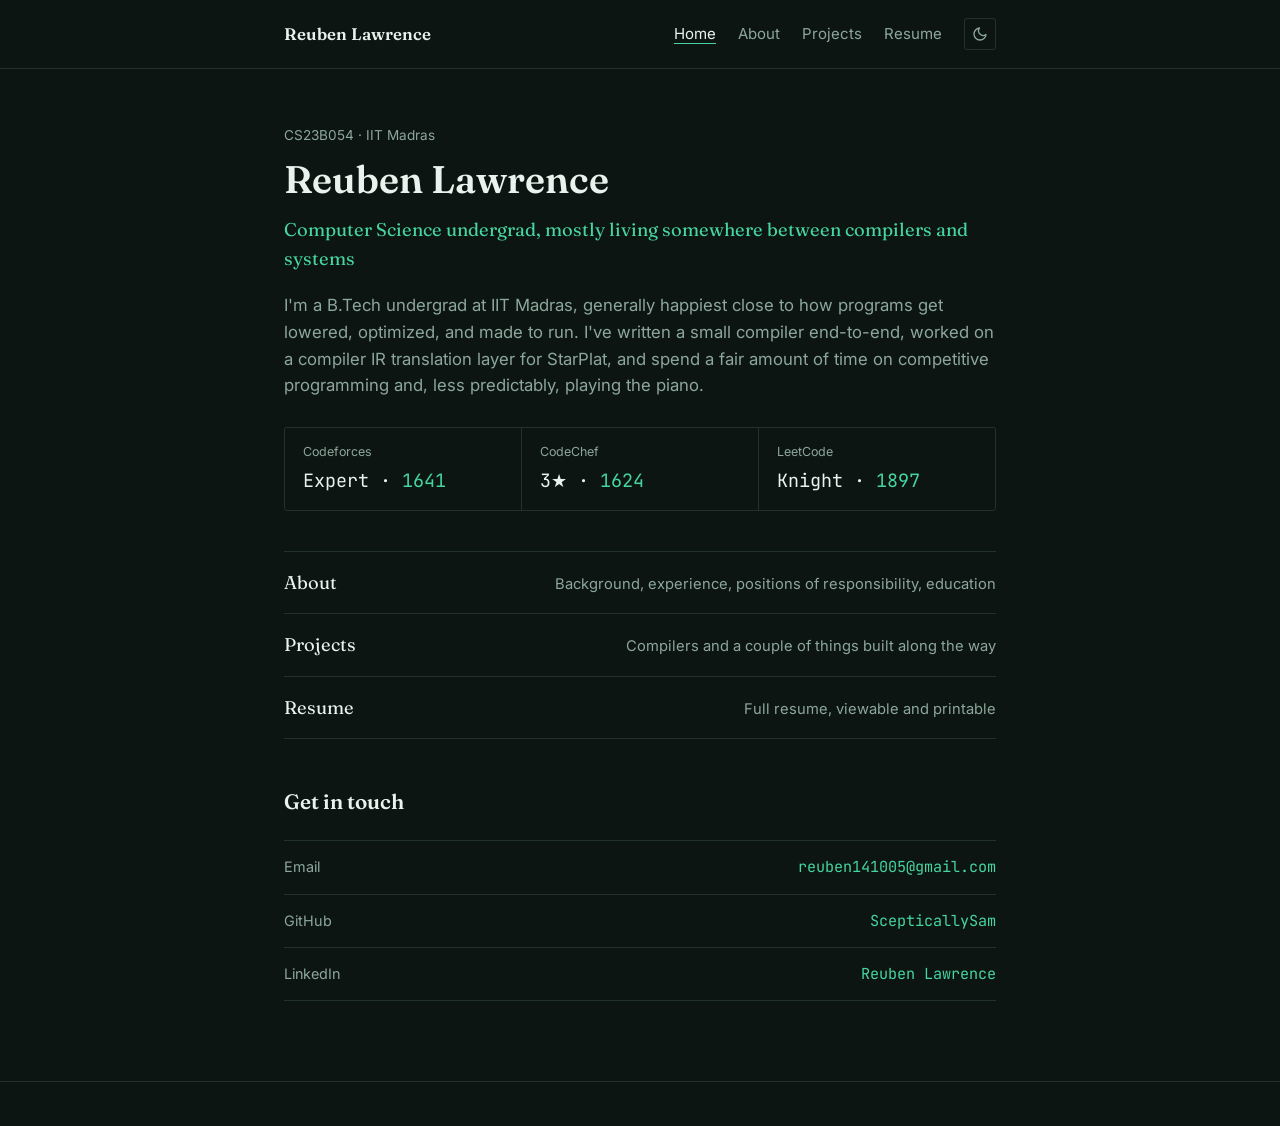
<file: index.html>
<!DOCTYPE html>
<html lang="en">
<head>
<meta charset="UTF-8">
<meta name="viewport" content="width=device-width, initial-scale=1.0">
<title>Reuben Lawrence</title>
<meta name="description" content="Reuben Lawrence — CS undergrad at IIT Madras. Compilers, systems, and competitive programming.">
<script>
(function () {
  try {
    var t = localStorage.getItem("theme");
    if (t) document.documentElement.setAttribute("data-theme", t);
  } catch (e) {}
})();
</script>
<link rel="preconnect" href="https://fonts.googleapis.com">
<link rel="stylesheet" href="https://fonts.googleapis.com/css2?family=Fraunces:wght@500;600&family=Inter:wght@400;500;600&family=JetBrains+Mono:wght@400;500&display=swap">
<link rel="stylesheet" href="styles.css">
</head>
<body>

<nav class="topnav">
  <div class="wrap">
    <a href="index.html" class="brand">Reuben Lawrence</a>
    <div class="nav-mid">
      <ul class="navlinks">
        <li><a href="index.html" class="active">Home</a></li>
        <li><a href="about.html">About</a></li>
        <li><a href="projects.html">Projects</a></li>
        <li><a href="resume.html">Resume</a></li>
      </ul>
      <button id="theme-toggle" aria-label="Toggle dark mode">
        <svg class="icon-sun" viewBox="0 0 24 24" fill="none" stroke="currentColor" stroke-width="2" stroke-linecap="round"><circle cx="12" cy="12" r="4"/><path d="M12 2v2M12 20v2M4.93 4.93l1.41 1.41M17.66 17.66l1.41 1.41M2 12h2M20 12h2M4.93 19.07l1.41-1.41M17.66 6.34l1.41-1.41"/></svg>
        <svg class="icon-moon" viewBox="0 0 24 24" fill="none" stroke="currentColor" stroke-width="2" stroke-linecap="round" stroke-linejoin="round"><path d="M21 12.79A9 9 0 1 1 11.21 3 7 7 0 0 0 21 12.79z"/></svg>
      </button>
    </div>
  </div>
</nav>

<main>
  <div class="wrap">
    <div class="context-line">CS23B054 · IIT Madras</div>
    <h1>Reuben Lawrence</h1>
    <p class="role">Computer Science undergrad, mostly living somewhere between compilers and systems</p>
    <p class="lede">
      I'm a B.Tech undergrad at IIT Madras, generally happiest close to how
      programs get lowered, optimized, and made to run. I've written a small
      compiler end-to-end, worked on a compiler IR translation layer for
      StarPlat, and spend a fair amount of time on competitive programming
      and, less predictably, playing the piano.
    </p>

    <div class="readout">
      <div><span class="label">Codeforces</span><span class="value">Expert · <span>1641</span></span></div>
      <div><span class="label">CodeChef</span><span class="value">3★ · <span>1624</span></span></div>
      <div><span class="label">LeetCode</span><span class="value">Knight · <span>1897</span></span></div>
    </div>

    <div class="quicklinks">
      <div class="qrow">
        <a href="about.html" class="qtitle">About</a>
        <span class="qdesc">Background, experience, positions of responsibility, education</span>
      </div>
      <div class="qrow">
        <a href="projects.html" class="qtitle">Projects</a>
        <span class="qdesc">Compilers and a couple of things built along the way</span>
      </div>
      <div class="qrow">
        <a href="resume.html" class="qtitle">Resume</a>
        <span class="qdesc">Full resume, viewable and printable</span>
      </div>
    </div>

    <h2>Get in touch</h2>
    <ul class="contact-list">
      <li><span class="clabel">Email</span><span class="cvalue"><a href="mailto:reuben141005@gmail.com">reuben141005@gmail.com</a></span></li>
      <li><span class="clabel">GitHub</span><span class="cvalue"><a href="https://github.com/ScepticallySam">ScepticallySam</a></span></li>
      <li><span class="clabel">LinkedIn</span><span class="cvalue"><a href="https://www.linkedin.com/in/reuben-lawrence-92936432b/">Reuben Lawrence</a></span></li>
    </ul>
  </div>
</main>

<footer>
  <div class="wrap">
  </div>
</footer>

<script src="script.js"></script>
</body>
</html>
</file>
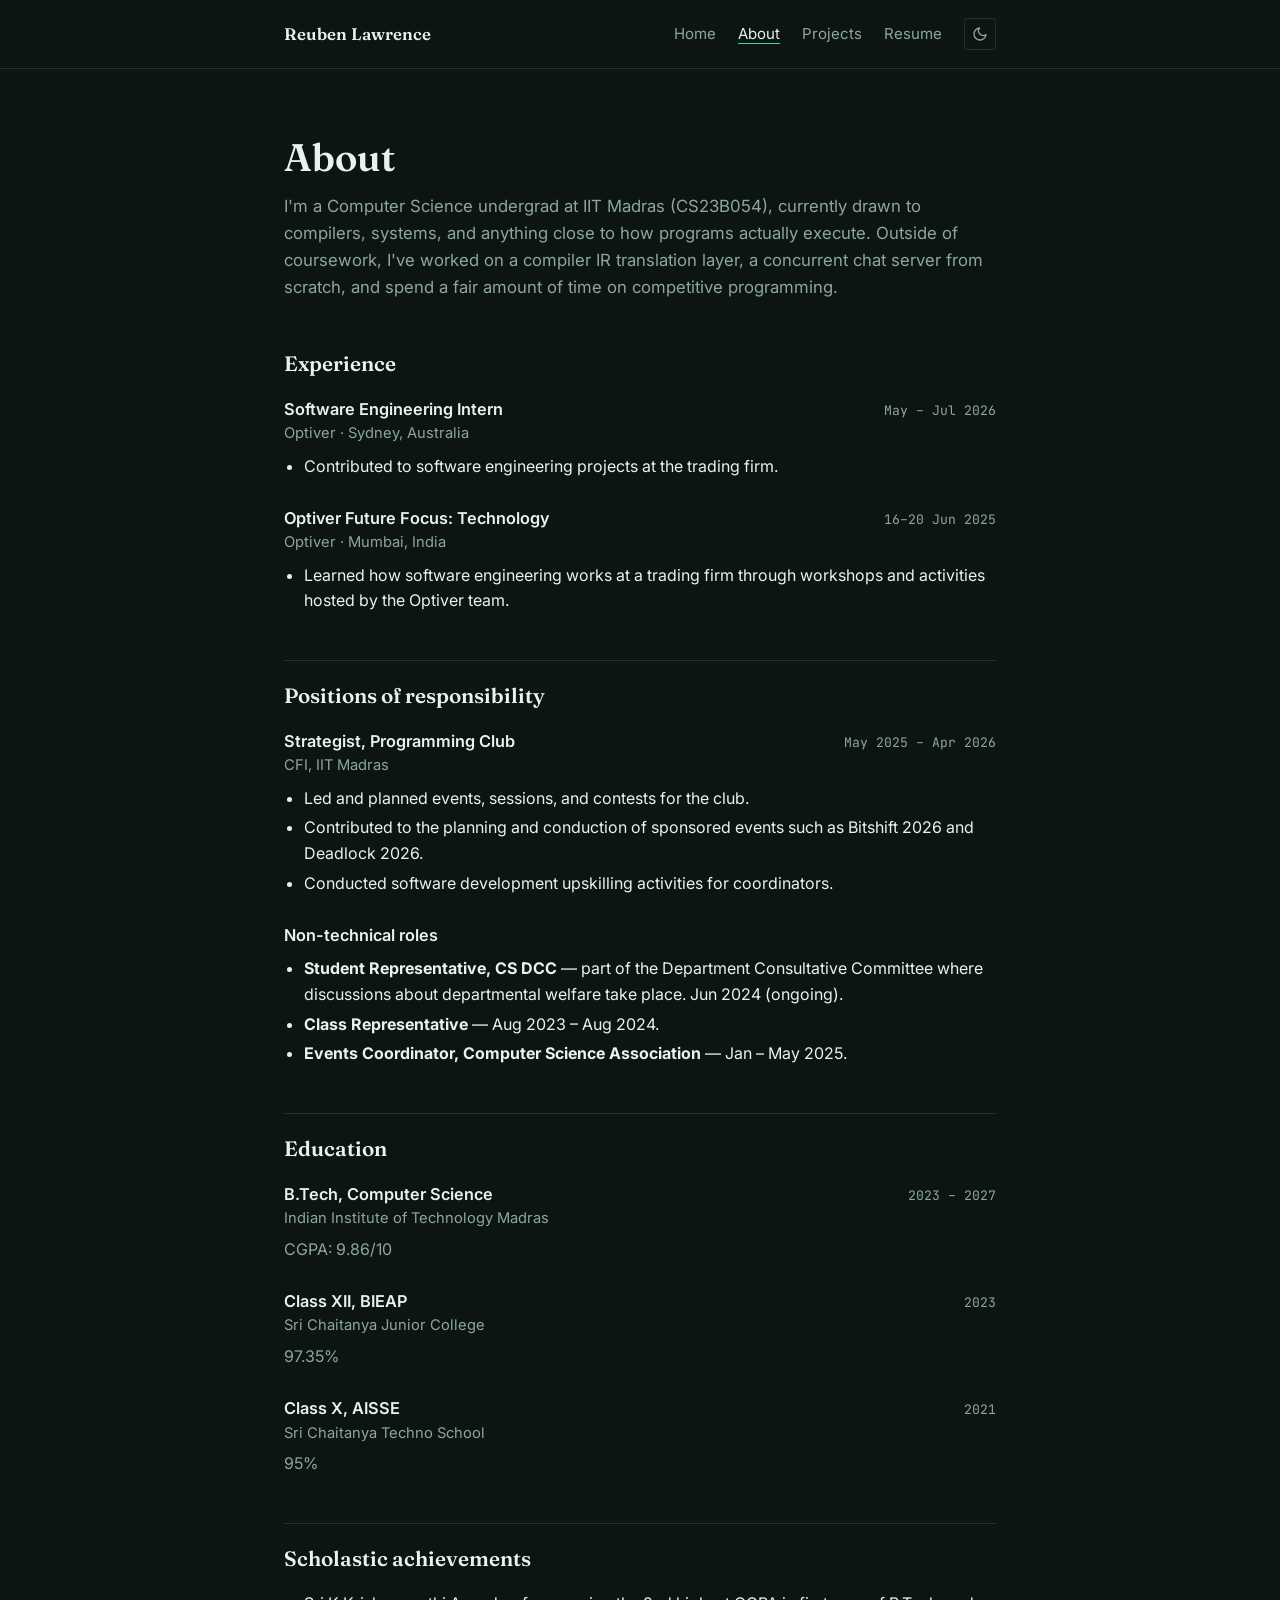
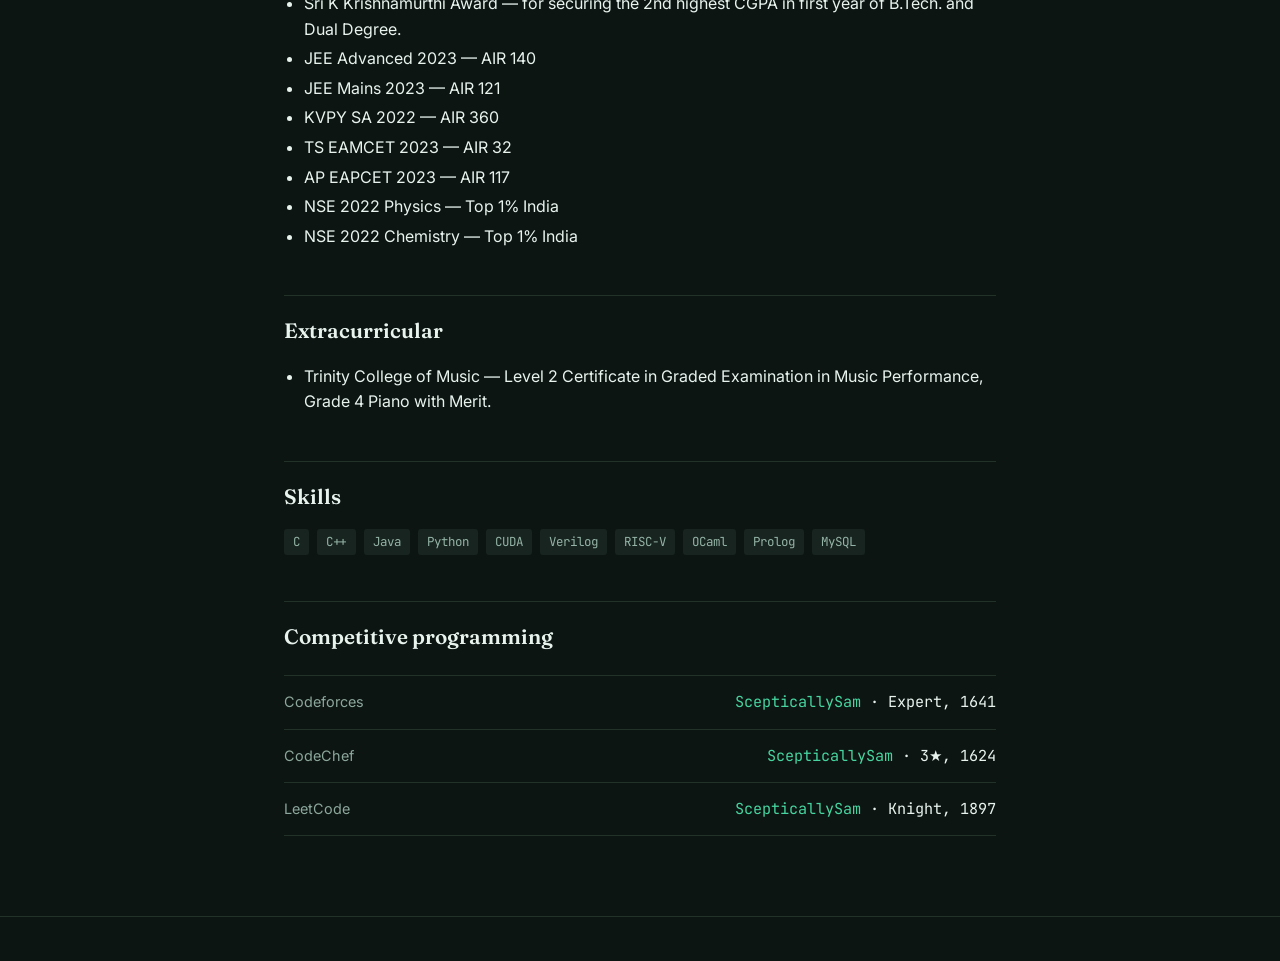
<file: about.html>
<!DOCTYPE html>
<html lang="en">
<head>
<meta charset="UTF-8">
<meta name="viewport" content="width=device-width, initial-scale=1.0">
<title>About — Reuben Lawrence</title>
<script>
(function () {
  try {
    var t = localStorage.getItem("theme");
    if (t) document.documentElement.setAttribute("data-theme", t);
  } catch (e) {}
})();
</script>
<link rel="preconnect" href="https://fonts.googleapis.com">
<link rel="stylesheet" href="https://fonts.googleapis.com/css2?family=Fraunces:wght@500;600&family=Inter:wght@400;500;600&family=JetBrains+Mono:wght@400;500&display=swap">
<link rel="stylesheet" href="styles.css">
</head>
<body>

<nav class="topnav">
  <div class="wrap">
    <a href="index.html" class="brand">Reuben Lawrence</a>
    <div class="nav-mid">
      <ul class="navlinks">
        <li><a href="index.html">Home</a></li>
        <li><a href="about.html" class="active">About</a></li>
        <li><a href="projects.html">Projects</a></li>
        <li><a href="resume.html">Resume</a></li>
      </ul>
      <button id="theme-toggle" aria-label="Toggle dark mode">
        <svg class="icon-sun" viewBox="0 0 24 24" fill="none" stroke="currentColor" stroke-width="2" stroke-linecap="round"><circle cx="12" cy="12" r="4"/><path d="M12 2v2M12 20v2M4.93 4.93l1.41 1.41M17.66 17.66l1.41 1.41M2 12h2M20 12h2M4.93 19.07l1.41-1.41M17.66 6.34l1.41-1.41"/></svg>
        <svg class="icon-moon" viewBox="0 0 24 24" fill="none" stroke="currentColor" stroke-width="2" stroke-linecap="round" stroke-linejoin="round"><path d="M21 12.79A9 9 0 1 1 11.21 3 7 7 0 0 0 21 12.79z"/></svg>
      </button>
    </div>
  </div>
</nav>

<main>
  <div class="wrap">
    <div class="context-line"></div>
    <h1>About</h1>
    <p class="lede">
      I'm a Computer Science undergrad at IIT Madras (CS23B054), currently drawn to
      compilers, systems, and anything close to how programs actually execute.
      Outside of coursework, I've worked on a compiler IR translation layer, a
      concurrent chat server from scratch, and spend a fair amount of time on
      competitive programming.
    </p>

    <h2>Experience</h2>
    <div class="entry">
      <div class="entry-head">
        <div>
          <div class="entry-title">Software Engineering Intern</div>
          <div class="entry-org">Optiver · Sydney, Australia</div>
        </div>
        <div class="entry-date">May – Jul 2026</div>
      </div>
      <ul>
        <li>Contributed to software engineering projects at the trading firm.</li>
      </ul>
    </div>
    <div class="entry">
      <div class="entry-head">
        <div>
          <div class="entry-title">Optiver Future Focus: Technology</div>
          <div class="entry-org">Optiver · Mumbai, India</div>
        </div>
        <div class="entry-date">16–20 Jun 2025</div>
      </div>
      <ul>
        <li>Learned how software engineering works at a trading firm through workshops and activities hosted by the Optiver team.</li>
      </ul>
    </div>

    <h2>Positions of responsibility</h2>
    <div class="entry">
      <div class="entry-head">
        <div>
          <div class="entry-title">Strategist, Programming Club</div>
          <div class="entry-org">CFI, IIT Madras</div>
        </div>
        <div class="entry-date">May 2025 – Apr 2026</div>
      </div>
      <ul>
        <li>Led and planned events, sessions, and contests for the club.</li>
        <li>Contributed to the planning and conduction of sponsored events such as Bitshift 2026 and Deadlock 2026.</li>
        <li>Conducted software development upskilling activities for coordinators.</li>
      </ul>
    </div>
    <div class="entry">
      <div class="entry-head">
        <div><div class="entry-title">Non-technical roles</div></div>
      </div>
      <ul>
        <li><strong>Student Representative, CS DCC</strong> — part of the Department Consultative Committee where discussions about departmental welfare take place. Jun 2024 (ongoing).</li>
        <li><strong>Class Representative</strong> — Aug 2023 – Aug 2024.</li>
        <li><strong>Events Coordinator, Computer Science Association</strong> — Jan – May 2025.</li>
      </ul>
    </div>

    <h2>Education</h2>
    <div class="entry">
      <div class="entry-head">
        <div>
          <div class="entry-title">B.Tech, Computer Science</div>
          <div class="entry-org">Indian Institute of Technology Madras</div>
        </div>
        <div class="entry-date">2023 – 2027</div>
      </div>
      <p style="margin-top:6px; color: var(--ink-muted);">CGPA: 9.86/10</p>
    </div>
    <div class="entry">
      <div class="entry-head">
        <div>
          <div class="entry-title">Class XII, BIEAP</div>
          <div class="entry-org">Sri Chaitanya Junior College</div>
        </div>
        <div class="entry-date">2023</div>
      </div>
      <p style="margin-top:6px; color: var(--ink-muted);">97.35%</p>
    </div>
    <div class="entry">
      <div class="entry-head">
        <div>
          <div class="entry-title">Class X, AISSE</div>
          <div class="entry-org">Sri Chaitanya Techno School</div>
        </div>
        <div class="entry-date">2021</div>
      </div>
      <p style="margin-top:6px; color: var(--ink-muted);">95%</p>
    </div>

    <h2>Scholastic achievements</h2>
    <div class="entry">
      <ul>
        <li>Sri K Krishnamurthi Award — for securing the 2nd highest CGPA in first year of B.Tech. and Dual Degree.</li>
        <li>JEE Advanced 2023 — AIR 140</li>
        <li>JEE Mains 2023 — AIR 121</li>
        <li>KVPY SA 2022 — AIR 360</li>
        <li>TS EAMCET 2023 — AIR 32</li>
        <li>AP EAPCET 2023 — AIR 117</li>
        <li>NSE 2022 Physics — Top 1% India</li>
        <li>NSE 2022 Chemistry — Top 1% India</li>
      </ul>
    </div>

    <h2>Extracurricular</h2>
    <div class="entry">
      <ul>
        <li>Trinity College of Music — Level 2 Certificate in Graded Examination in Music Performance, Grade 4 Piano with Merit.</li>
      </ul>
    </div>

    <h2>Skills</h2>
    <div class="tag-row">
      <span class="tag">C</span>
      <span class="tag">C++</span>
      <span class="tag">Java</span>
      <span class="tag">Python</span>
      <span class="tag">CUDA</span>
      <span class="tag">Verilog</span>
      <span class="tag">RISC-V</span>
      <span class="tag">OCaml</span>
      <span class="tag">Prolog</span>
      <span class="tag">MySQL</span>
    </div>

    <h2>Competitive programming</h2>
    <ul class="contact-list">
      <li><span class="clabel">Codeforces</span><span class="cvalue"><a href="https://codeforces.com/profile/ScepticallySam">ScepticallySam</a> · Expert, 1641</span></li>
      <li><span class="clabel">CodeChef</span><span class="cvalue"><a href="https://www.codechef.com/users/ScepticallySam">ScepticallySam</a> · 3★, 1624</span></li>
      <li><span class="clabel">LeetCode</span><span class="cvalue"><a href="https://leetcode.com/u/ScepticallySam">ScepticallySam</a> · Knight, 1897</span></li>
    </ul>
  </div>
</main>

<footer>
  <div class="wrap">
  </div>
</footer>

<script src="script.js"></script>
</body>
</html>
</file>
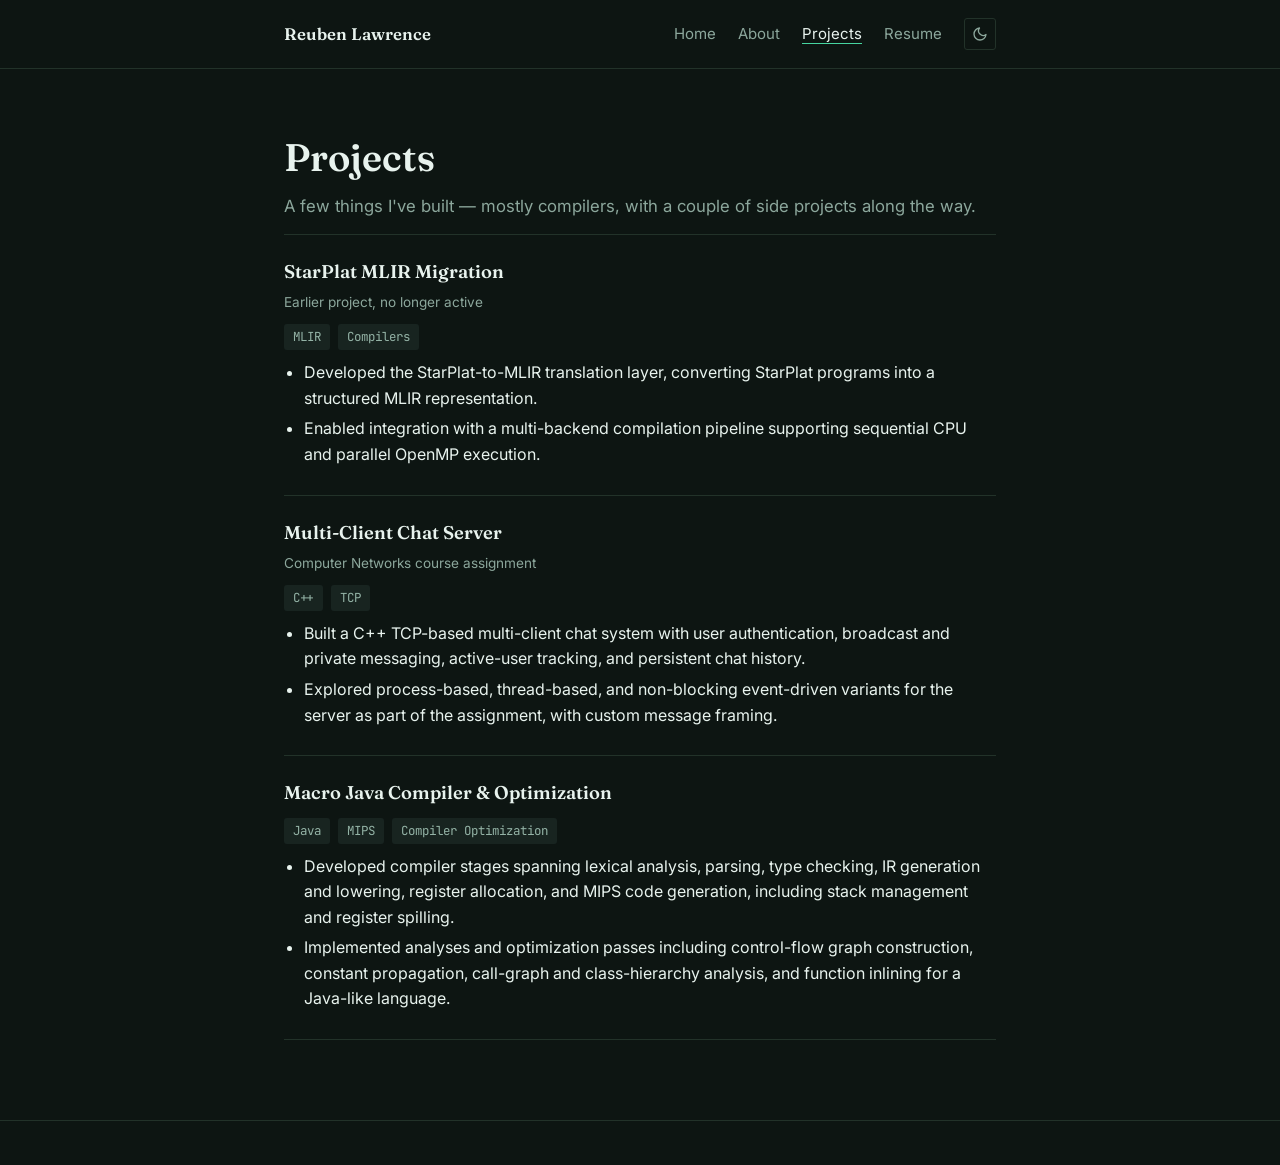
<file: projects.html>
<!DOCTYPE html>
<html lang="en">
<head>
<meta charset="UTF-8">
<meta name="viewport" content="width=device-width, initial-scale=1.0">
<title>Projects — Reuben Lawrence</title>
<script>
(function () {
  try {
    var t = localStorage.getItem("theme");
    if (t) document.documentElement.setAttribute("data-theme", t);
  } catch (e) {}
})();
</script>
<link rel="preconnect" href="https://fonts.googleapis.com">
<link rel="stylesheet" href="https://fonts.googleapis.com/css2?family=Fraunces:wght@500;600&family=Inter:wght@400;500;600&family=JetBrains+Mono:wght@400;500&display=swap">
<link rel="stylesheet" href="styles.css">
</head>
<body>

<nav class="topnav">
  <div class="wrap">
    <a href="index.html" class="brand">Reuben Lawrence</a>
    <div class="nav-mid">
      <ul class="navlinks">
        <li><a href="index.html">Home</a></li>
        <li><a href="about.html">About</a></li>
        <li><a href="projects.html" class="active">Projects</a></li>
        <li><a href="resume.html">Resume</a></li>
      </ul>
      <button id="theme-toggle" aria-label="Toggle dark mode">
        <svg class="icon-sun" viewBox="0 0 24 24" fill="none" stroke="currentColor" stroke-width="2" stroke-linecap="round"><circle cx="12" cy="12" r="4"/><path d="M12 2v2M12 20v2M4.93 4.93l1.41 1.41M17.66 17.66l1.41 1.41M2 12h2M20 12h2M4.93 19.07l1.41-1.41M17.66 6.34l1.41-1.41"/></svg>
        <svg class="icon-moon" viewBox="0 0 24 24" fill="none" stroke="currentColor" stroke-width="2" stroke-linecap="round" stroke-linejoin="round"><path d="M21 12.79A9 9 0 1 1 11.21 3 7 7 0 0 0 21 12.79z"/></svg>
      </button>
    </div>
  </div>
</nav>

<main>
  <div class="wrap">
    <div class="context-line"></div>
    <h1>Projects</h1>
    <p class="lede">
      A few things I've built — mostly compilers, with a couple of side
      projects along the way.
    </p>

    <div class="project">
      <h3>StarPlat MLIR Migration</h3>
      <div class="context-line" style="margin-bottom:8px;">Earlier project, no longer active</div>
      <div class="tag-row">
        <span class="tag">MLIR</span>
        <span class="tag">Compilers</span>
      </div>
      <ul>
        <li>Developed the StarPlat-to-MLIR translation layer, converting StarPlat programs into a structured MLIR representation.</li>
        <li>Enabled integration with a multi-backend compilation pipeline supporting sequential CPU and parallel OpenMP execution.</li>
      </ul>
    </div>

    <div class="project">
      <h3>Multi-Client Chat Server</h3>
      <div class="context-line" style="margin-bottom:8px;">Computer Networks course assignment</div>
      <div class="tag-row">
        <span class="tag">C++</span>
        <span class="tag">TCP</span>
      </div>
      <ul>
        <li>Built a C++ TCP-based multi-client chat system with user authentication, broadcast and private messaging, active-user tracking, and persistent chat history.</li>
        <li>Explored process-based, thread-based, and non-blocking event-driven variants for the server as part of the assignment, with custom message framing.</li>
      </ul>
    </div>

    <div class="project">
      <h3>Macro Java Compiler &amp; Optimization</h3>
      <div class="tag-row">
        <span class="tag">Java</span>
        <span class="tag">MIPS</span>
        <span class="tag">Compiler Optimization</span>
      </div>
      <ul>
        <li>Developed compiler stages spanning lexical analysis, parsing, type checking, IR generation and lowering, register allocation, and MIPS code generation, including stack management and register spilling.</li>
        <li>Implemented analyses and optimization passes including control-flow graph construction, constant propagation, call-graph and class-hierarchy analysis, and function inlining for a Java-like language.</li>
      </ul>
    </div>
  </div>
</main>

<footer>
  <div class="wrap">
  </div>
</footer>

<script src="script.js"></script>
</body>
</html>
</file>
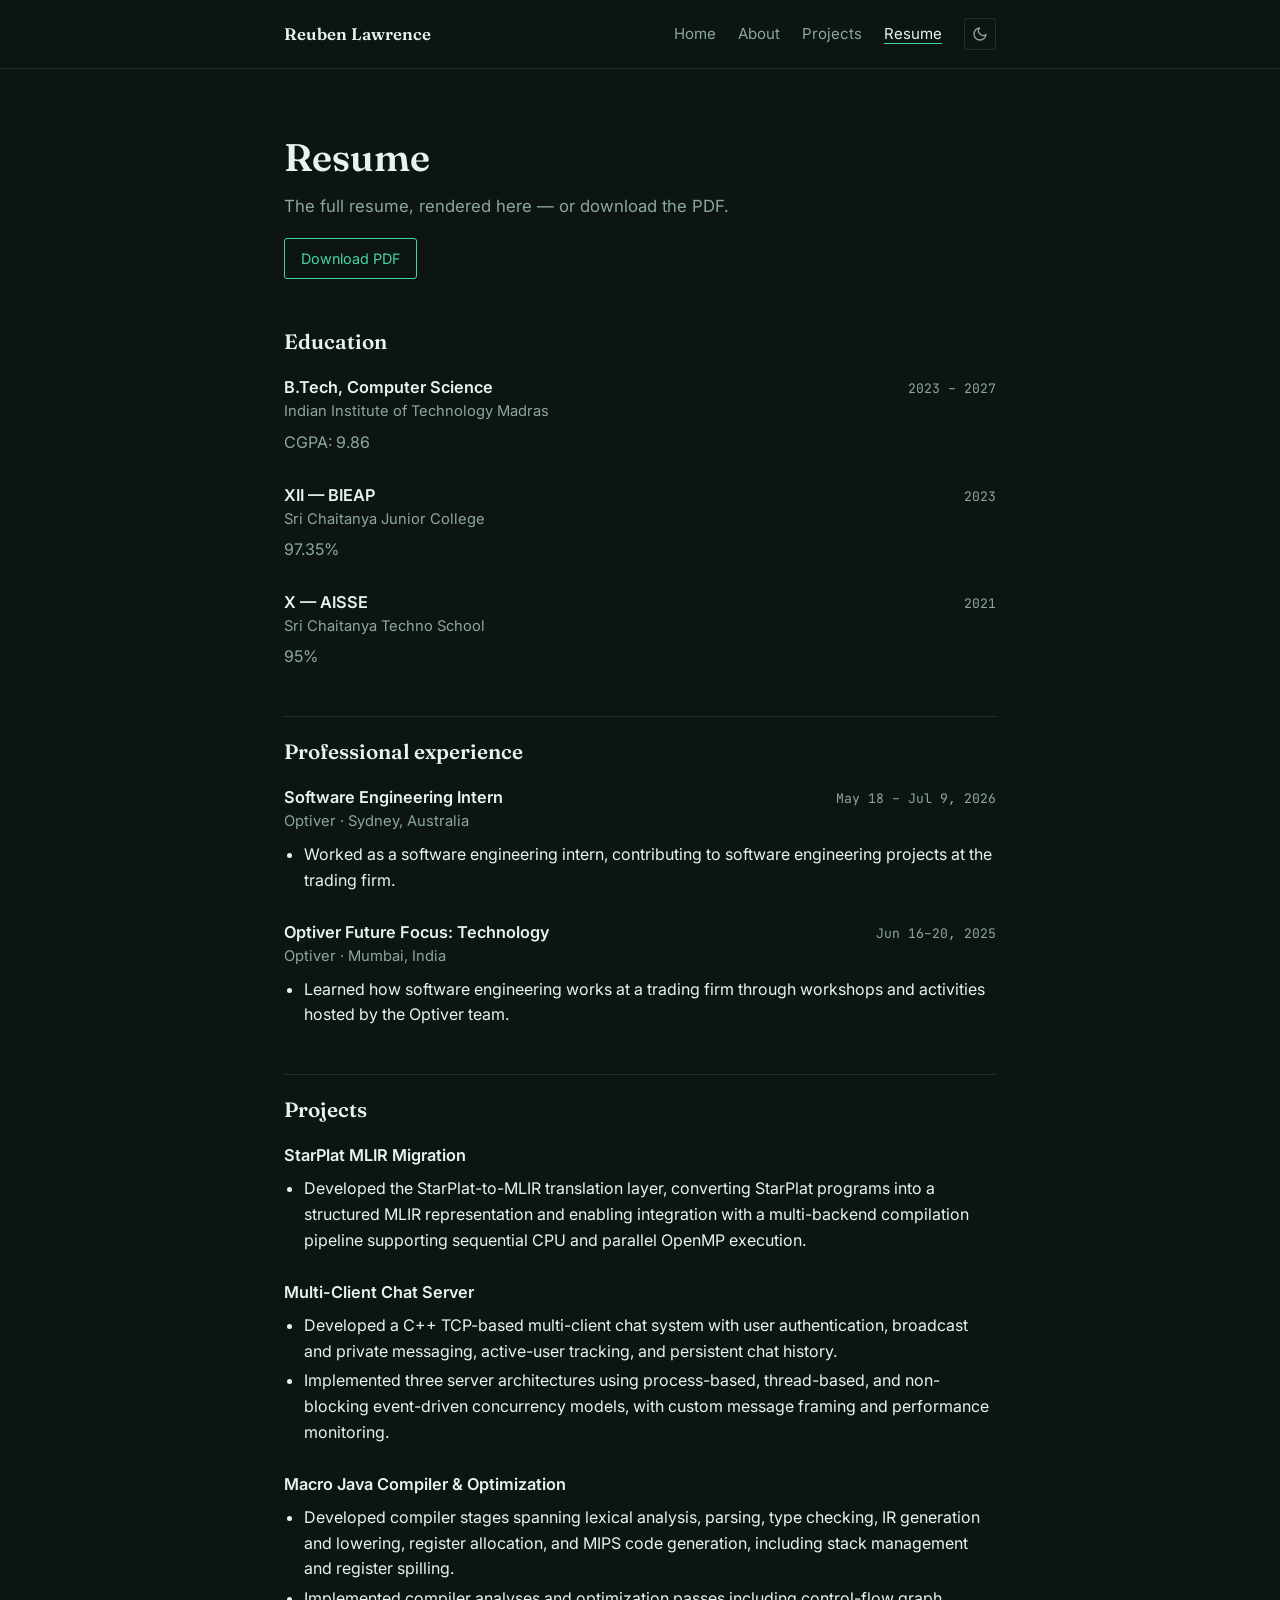
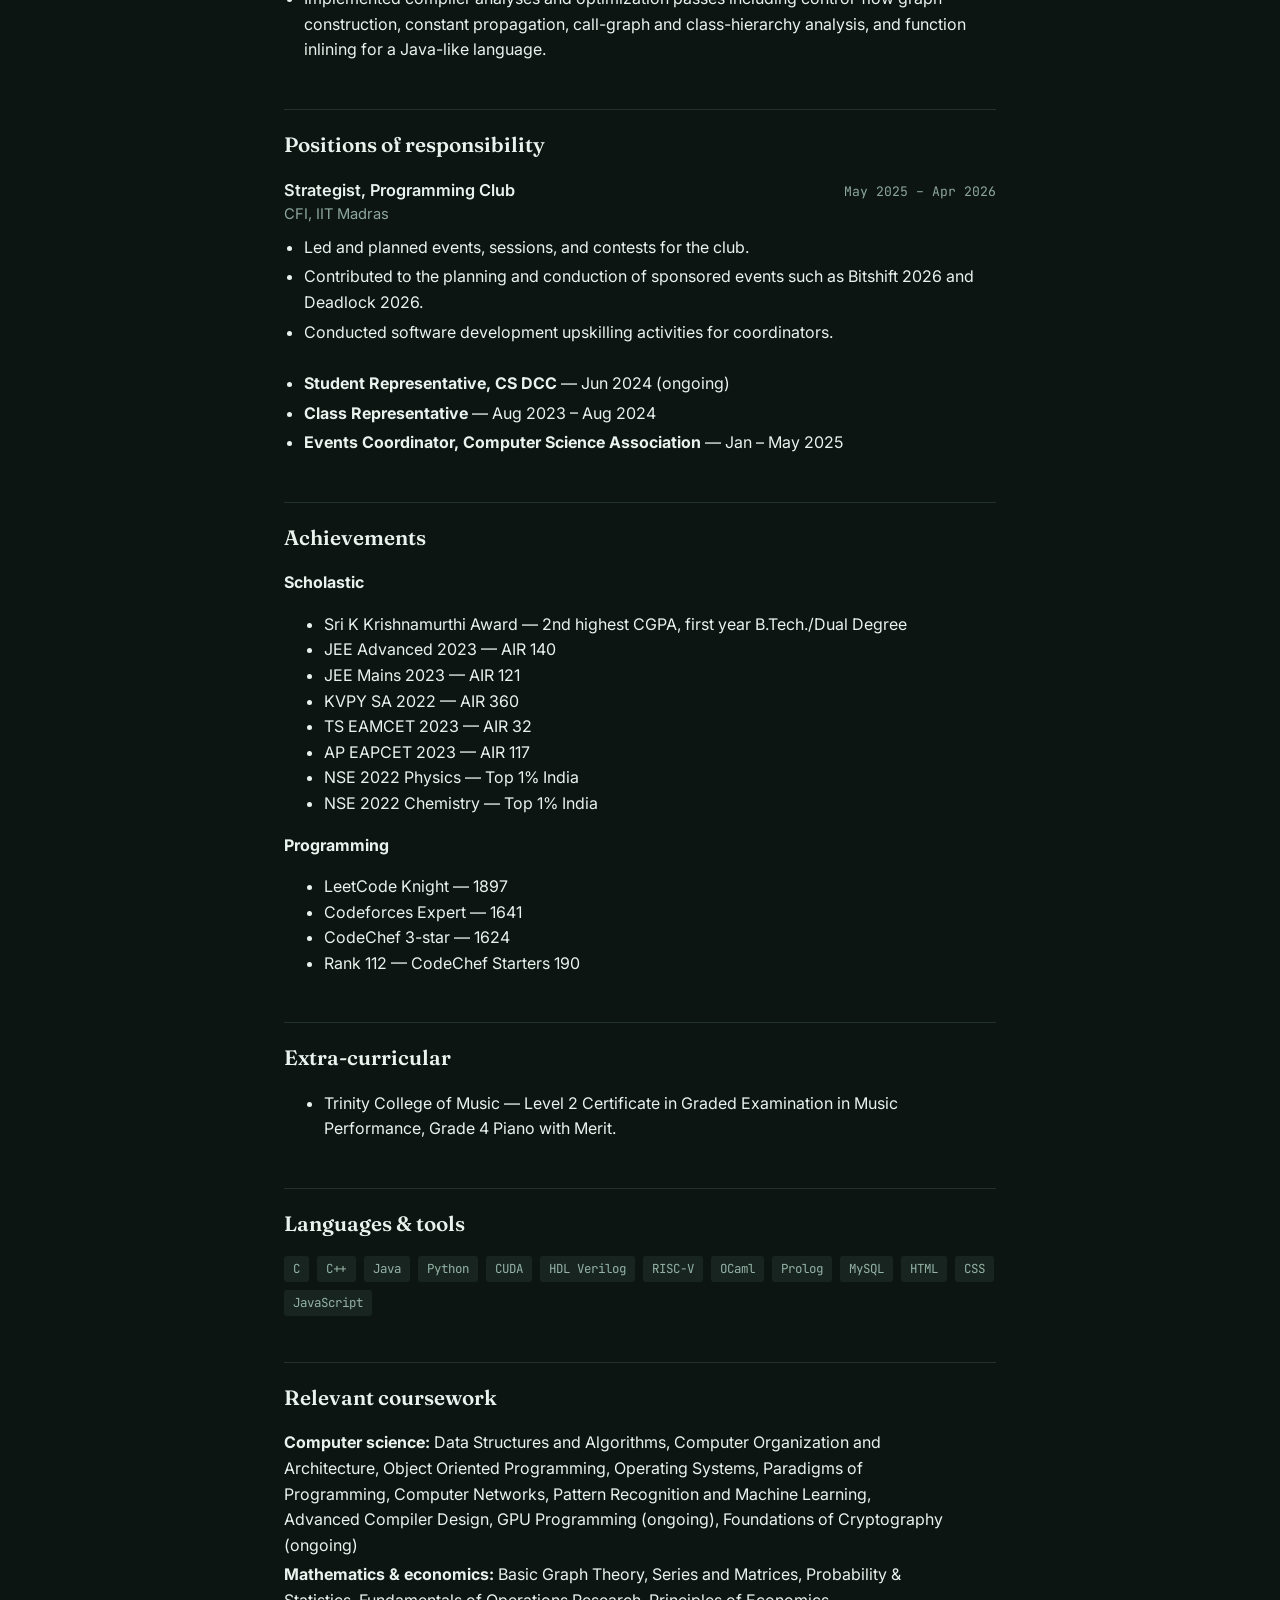
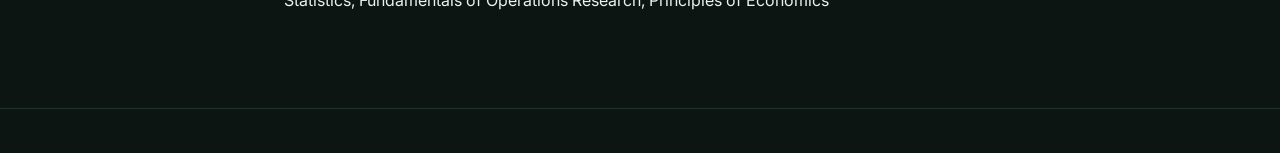
<file: resume.html>
<!DOCTYPE html>
<html lang="en">
<head>
<meta charset="UTF-8">
<meta name="viewport" content="width=device-width, initial-scale=1.0">
<title>Resume — Reuben Lawrence</title>
<script>
(function () {
  try {
    var t = localStorage.getItem("theme");
    if (t) document.documentElement.setAttribute("data-theme", t);
  } catch (e) {}
})();
</script>
<link rel="preconnect" href="https://fonts.googleapis.com">
<link rel="stylesheet" href="https://fonts.googleapis.com/css2?family=Fraunces:wght@500;600&family=Inter:wght@400;500;600&family=JetBrains+Mono:wght@400;500&display=swap">
<link rel="stylesheet" href="styles.css">
</head>
<body>

<nav class="topnav">
  <div class="wrap">
    <a href="index.html" class="brand">Reuben Lawrence</a>
    <div class="nav-mid">
      <ul class="navlinks">
        <li><a href="index.html">Home</a></li>
        <li><a href="about.html">About</a></li>
        <li><a href="projects.html">Projects</a></li>
        <li><a href="resume.html" class="active">Resume</a></li>
      </ul>
      <button id="theme-toggle" aria-label="Toggle dark mode">
        <svg class="icon-sun" viewBox="0 0 24 24" fill="none" stroke="currentColor" stroke-width="2" stroke-linecap="round"><circle cx="12" cy="12" r="4"/><path d="M12 2v2M12 20v2M4.93 4.93l1.41 1.41M17.66 17.66l1.41 1.41M2 12h2M20 12h2M4.93 19.07l1.41-1.41M17.66 6.34l1.41-1.41"/></svg>
        <svg class="icon-moon" viewBox="0 0 24 24" fill="none" stroke="currentColor" stroke-width="2" stroke-linecap="round" stroke-linejoin="round"><path d="M21 12.79A9 9 0 1 1 11.21 3 7 7 0 0 0 21 12.79z"/></svg>
      </button>
    </div>
  </div>
</nav>

<main>
  <div class="wrap">
    <div class="context-line"></div>
    <h1>Resume</h1>
    <p class="lede">The full resume, rendered here — or download the PDF.</p>
    <div class="resume-actions">
      <a class="btn" href="resume.pdf" download>Download PDF</a>
    </div>

    <h2>Education</h2>
    <div class="entry">
      <div class="entry-head">
        <div>
          <div class="entry-title">B.Tech, Computer Science</div>
          <div class="entry-org">Indian Institute of Technology Madras</div>
        </div>
        <div class="entry-date">2023 – 2027</div>
      </div>
      <p style="margin-top:6px; color: var(--ink-muted);">CGPA: 9.86</p>
    </div>
    <div class="entry">
      <div class="entry-head">
        <div>
          <div class="entry-title">XII — BIEAP</div>
          <div class="entry-org">Sri Chaitanya Junior College</div>
        </div>
        <div class="entry-date">2023</div>
      </div>
      <p style="margin-top:6px; color: var(--ink-muted);">97.35%</p>
    </div>
    <div class="entry">
      <div class="entry-head">
        <div>
          <div class="entry-title">X — AISSE</div>
          <div class="entry-org">Sri Chaitanya Techno School</div>
        </div>
        <div class="entry-date">2021</div>
      </div>
      <p style="margin-top:6px; color: var(--ink-muted);">95%</p>
    </div>

    <h2>Professional experience</h2>
    <div class="entry">
      <div class="entry-head">
        <div>
          <div class="entry-title">Software Engineering Intern</div>
          <div class="entry-org">Optiver · Sydney, Australia</div>
        </div>
        <div class="entry-date">May 18 – Jul 9, 2026</div>
      </div>
      <ul><li>Worked as a software engineering intern, contributing to software engineering projects at the trading firm.</li></ul>
    </div>
    <div class="entry">
      <div class="entry-head">
        <div>
          <div class="entry-title">Optiver Future Focus: Technology</div>
          <div class="entry-org">Optiver · Mumbai, India</div>
        </div>
        <div class="entry-date">Jun 16–20, 2025</div>
      </div>
      <ul><li>Learned how software engineering works at a trading firm through workshops and activities hosted by the Optiver team.</li></ul>
    </div>

    <h2>Projects</h2>
    <div class="entry">
      <div class="entry-title">StarPlat MLIR Migration</div>
      <ul>
        <li>Developed the StarPlat-to-MLIR translation layer, converting StarPlat programs into a structured MLIR representation and enabling integration with a multi-backend compilation pipeline supporting sequential CPU and parallel OpenMP execution.</li>
      </ul>
    </div>
    <div class="entry">
      <div class="entry-title">Multi-Client Chat Server</div>
      <ul>
        <li>Developed a C++ TCP-based multi-client chat system with user authentication, broadcast and private messaging, active-user tracking, and persistent chat history.</li>
        <li>Implemented three server architectures using process-based, thread-based, and non-blocking event-driven concurrency models, with custom message framing and performance monitoring.</li>
      </ul>
    </div>
    <div class="entry">
      <div class="entry-title">Macro Java Compiler &amp; Optimization</div>
      <ul>
        <li>Developed compiler stages spanning lexical analysis, parsing, type checking, IR generation and lowering, register allocation, and MIPS code generation, including stack management and register spilling.</li>
        <li>Implemented compiler analyses and optimization passes including control-flow graph construction, constant propagation, call-graph and class-hierarchy analysis, and function inlining for a Java-like language.</li>
      </ul>
    </div>

    <h2>Positions of responsibility</h2>
    <div class="entry">
      <div class="entry-head">
        <div>
          <div class="entry-title">Strategist, Programming Club</div>
          <div class="entry-org">CFI, IIT Madras</div>
        </div>
        <div class="entry-date">May 2025 – Apr 2026</div>
      </div>
      <ul>
        <li>Led and planned events, sessions, and contests for the club.</li>
        <li>Contributed to the planning and conduction of sponsored events such as Bitshift 2026 and Deadlock 2026.</li>
        <li>Conducted software development upskilling activities for coordinators.</li>
      </ul>
    </div>
    <div class="entry">
      <ul>
        <li><strong>Student Representative, CS DCC</strong> — Jun 2024 (ongoing)</li>
        <li><strong>Class Representative</strong> — Aug 2023 – Aug 2024</li>
        <li><strong>Events Coordinator, Computer Science Association</strong> — Jan – May 2025</li>
      </ul>
    </div>

    <h2>Achievements</h2>
    <p style="margin-bottom:4px;"><strong>Scholastic</strong></p>
    <ul>
      <li>Sri K Krishnamurthi Award — 2nd highest CGPA, first year B.Tech./Dual Degree</li>
      <li>JEE Advanced 2023 — AIR 140</li>
      <li>JEE Mains 2023 — AIR 121</li>
      <li>KVPY SA 2022 — AIR 360</li>
      <li>TS EAMCET 2023 — AIR 32</li>
      <li>AP EAPCET 2023 — AIR 117</li>
      <li>NSE 2022 Physics — Top 1% India</li>
      <li>NSE 2022 Chemistry — Top 1% India</li>
    </ul>
    <p style="margin-bottom:4px;"><strong>Programming</strong></p>
    <ul>
      <li>LeetCode Knight — 1897</li>
      <li>Codeforces Expert — 1641</li>
      <li>CodeChef 3-star — 1624</li>
      <li>Rank 112 — CodeChef Starters 190</li>
    </ul>

    <h2>Extra-curricular</h2>
    <ul>
      <li>Trinity College of Music — Level 2 Certificate in Graded Examination in Music Performance, Grade 4 Piano with Merit.</li>
    </ul>

    <h2>Languages &amp; tools</h2>
    <div class="tag-row">
      <span class="tag">C</span>
      <span class="tag">C++</span>
      <span class="tag">Java</span>
      <span class="tag">Python</span>
      <span class="tag">CUDA</span>
      <span class="tag">HDL Verilog</span>
      <span class="tag">RISC-V</span>
      <span class="tag">OCaml</span>
      <span class="tag">Prolog</span>
      <span class="tag">MySQL</span>
      <span class="tag">HTML</span>
      <span class="tag">CSS</span>
      <span class="tag">JavaScript</span>
    </div>

    <h2>Relevant coursework</h2>
    <p style="margin-bottom:4px;"><strong>Computer science:</strong> Data Structures and Algorithms, Computer Organization and Architecture, Object Oriented Programming, Operating Systems, Paradigms of Programming, Computer Networks, Pattern Recognition and Machine Learning, Advanced Compiler Design, GPU Programming (ongoing), Foundations of Cryptography (ongoing)</p>
    <p><strong>Mathematics &amp; economics:</strong> Basic Graph Theory, Series and Matrices, Probability &amp; Statistics, Fundamentals of Operations Research, Principles of Economics</p>
  </div>
</main>

<footer>
  <div class="wrap">
  </div>
</footer>

<script src="script.js"></script>
</body>
</html>
</file>
<file: styles.css>
/* ---------------------------------------------------------
   Reuben Lawrence — personal site
   Palette: deep charcoal + mint (default), soft paper + deep
   mint on the light toggle. Display: Fraunces. Body: Inter.
   Data: JetBrains Mono.
--------------------------------------------------------- */

:root {
  --bg: #0d1512;
  --ink: #e8f3ee;
  --ink-muted: #8ca79c;
  --rule: #223229;
  --surface: #131d19;
  --accent: #46d5a0;
  --accent-soft: #16281f;
  --moss: #94b3a6;
  --moss-soft: #182420;
  --radius: 3px;
  --serif: "Fraunces", Georgia, serif;
  --sans: "Inter", -apple-system, BlinkMacSystemFont, "Segoe UI", sans-serif;
  --mono: "JetBrains Mono", ui-monospace, monospace;
}

:root[data-theme="light"] {
  --bg: #f5f7f5;
  --ink: #101713;
  --ink-muted: #5b6b63;
  --rule: #dbe6df;
  --surface: #ffffff;
  --accent: #1c9d70;
  --accent-soft: #e2f4ea;
  --moss: #4c6b5d;
  --moss-soft: #e6f0e9;
}

* { box-sizing: border-box; }

html { scroll-behavior: smooth; }

body {
  margin: 0;
  background: var(--bg);
  color: var(--ink);
  font-family: var(--sans);
  font-size: 16px;
  line-height: 1.6;
  -webkit-font-smoothing: antialiased;
  transition: background 0.2s ease, color 0.2s ease;
}

.wrap {
  max-width: 760px;
  margin: 0 auto;
  padding: 0 24px;
}

a { color: var(--accent); text-decoration: none; }
a:hover { text-decoration: underline; }

h1, h2, h3 { font-family: var(--serif); font-weight: 600; color: var(--ink); }
h1 { font-size: 2.4rem; line-height: 1.15; margin: 0 0 14px; }
h2 { font-size: 1.3rem; margin: 46px 0 16px; padding-top: 18px; border-top: 1px solid var(--rule); }
h2:first-of-type { border-top: none; padding-top: 0; }

p { margin: 0 0 14px; max-width: 66ch; }
.lede { color: var(--ink-muted); font-size: 1.05rem; }

/* --- nav --- */
.topnav {
  border-bottom: 1px solid var(--rule);
  padding: 18px 0;
}
.topnav .wrap { display: flex; align-items: center; justify-content: space-between; }
.brand { font-family: var(--serif); font-weight: 600; color: var(--ink); font-size: 1.05rem; }
.brand:hover { text-decoration: none; }
.navlinks { list-style: none; display: flex; gap: 22px; margin: 0; padding: 0; }
.navlinks a { color: var(--ink-muted); font-size: 0.94rem; }
.navlinks a.active, .navlinks a:hover { color: var(--ink); text-decoration: none; border-bottom: 1px solid var(--accent); }
.nav-mid { display: flex; align-items: center; gap: 22px; }

#theme-toggle {
  background: none; border: 1px solid var(--rule); border-radius: var(--radius);
  width: 32px; height: 32px; display: grid; place-items: center;
  cursor: pointer; color: var(--ink-muted);
}
#theme-toggle:hover { border-color: var(--accent); color: var(--accent); }
#theme-toggle svg { width: 16px; height: 16px; }
.icon-sun { display: none; }
.icon-moon { display: block; }
:root[data-theme="light"] .icon-sun { display: block; }
:root[data-theme="light"] .icon-moon { display: none; }

/* --- main --- */
main { padding: 56px 0 40px; }

.context-line {
  font-size: 0.85rem; color: var(--ink-muted); margin-bottom: 10px;
}

.role { font-size: 1.15rem; color: var(--accent); margin: 0 0 18px; font-family: var(--serif); }

/* --- ratings readout (home) --- */
.readout {
  display: flex; gap: 0; margin: 28px 0 8px; border: 1px solid var(--rule);
  border-radius: var(--radius); overflow: hidden; flex-wrap: wrap;
}
.readout div {
  flex: 1; min-width: 140px; padding: 14px 18px; border-right: 1px solid var(--rule);
}
.readout div:last-child { border-right: none; }
.readout .label { display: block; font-size: 0.78rem; color: var(--ink-muted); margin-bottom: 4px; }
.readout .value { font-family: var(--mono); font-size: 1.15rem; color: var(--ink); }
.readout .value span { color: var(--accent); }

/* --- quicklinks --- */
.quicklinks { margin-top: 40px; }
.qrow {
  display: flex; align-items: baseline; justify-content: space-between; gap: 16px;
  padding: 16px 0; border-top: 1px solid var(--rule);
}
.quicklinks .qrow:last-child { border-bottom: 1px solid var(--rule); }
.qrow a.qtitle { font-family: var(--serif); font-size: 1.15rem; color: var(--ink); flex-shrink: 0; }
.qrow a.qtitle:hover { color: var(--accent); text-decoration: none; }
.qrow .qdesc { color: var(--ink-muted); font-size: 0.92rem; text-align: right; }

/* --- entries (about / resume) --- */
.entry { margin-bottom: 26px; }
.entry-head { display: flex; justify-content: space-between; align-items: baseline; gap: 12px; flex-wrap: wrap; }
.entry-title { font-weight: 600; font-size: 1.02rem; }
.entry-org { color: var(--ink-muted); font-size: 0.92rem; }
.entry-date { font-family: var(--mono); font-size: 0.82rem; color: var(--ink-muted); white-space: nowrap; }
.entry ul { margin: 8px 0 0; padding-left: 20px; }
.entry li { margin-bottom: 4px; }

/* --- tags --- */
.tag-row { display: flex; flex-wrap: wrap; gap: 8px; margin: 10px 0 6px; }
.tag {
  font-family: var(--mono); font-size: 0.78rem; color: var(--moss);
  background: var(--moss-soft); padding: 3px 9px; border-radius: var(--radius);
}

/* --- project entries --- */
.project { padding: 22px 0; border-top: 1px solid var(--rule); }
.project:last-child { border-bottom: 1px solid var(--rule); }
.project h3 { font-size: 1.15rem; margin: 0 0 6px; }
.project ul { margin: 10px 0 0; padding-left: 20px; }
.project li { margin-bottom: 5px; }

/* --- contact --- */
.contact-list { list-style: none; margin: 22px 0 0; padding: 0; }
.contact-list li {
  display: flex; justify-content: space-between; padding: 14px 0; border-top: 1px solid var(--rule);
}
.contact-list li:last-child { border-bottom: 1px solid var(--rule); }
.contact-list .clabel { color: var(--ink-muted); font-size: 0.9rem; }
.contact-list .cvalue { font-family: var(--mono); font-size: 0.95rem; }
.note { font-size: 0.85rem; color: var(--ink-muted); margin-top: 18px; }

/* --- resume --- */
.resume-actions { margin: 18px 0 6px; }
.btn {
  display: inline-block; border: 1px solid var(--accent); color: var(--accent);
  padding: 8px 16px; border-radius: var(--radius); font-size: 0.9rem;
}
.btn:hover { background: var(--accent-soft); text-decoration: none; }

/* --- footer --- */
footer {
  border-top: 1px solid var(--rule); padding: 22px 0; margin-top: 40px;
}
footer .wrap { display: flex; justify-content: space-between; font-size: 0.85rem; color: var(--ink-muted); }

/* --- responsive --- */
@media (max-width: 640px) {
  .navlinks { gap: 14px; flex-wrap: wrap; }
  h1 { font-size: 1.9rem; }
  .qrow { flex-direction: column; gap: 4px; }
  .qrow .qdesc { text-align: left; }
  .readout { flex-direction: column; }
  .readout div { border-right: none; border-bottom: 1px solid var(--rule); }
  .readout div:last-child { border-bottom: none; }
  footer .wrap { flex-direction: column; gap: 6px; }
}
</file>
